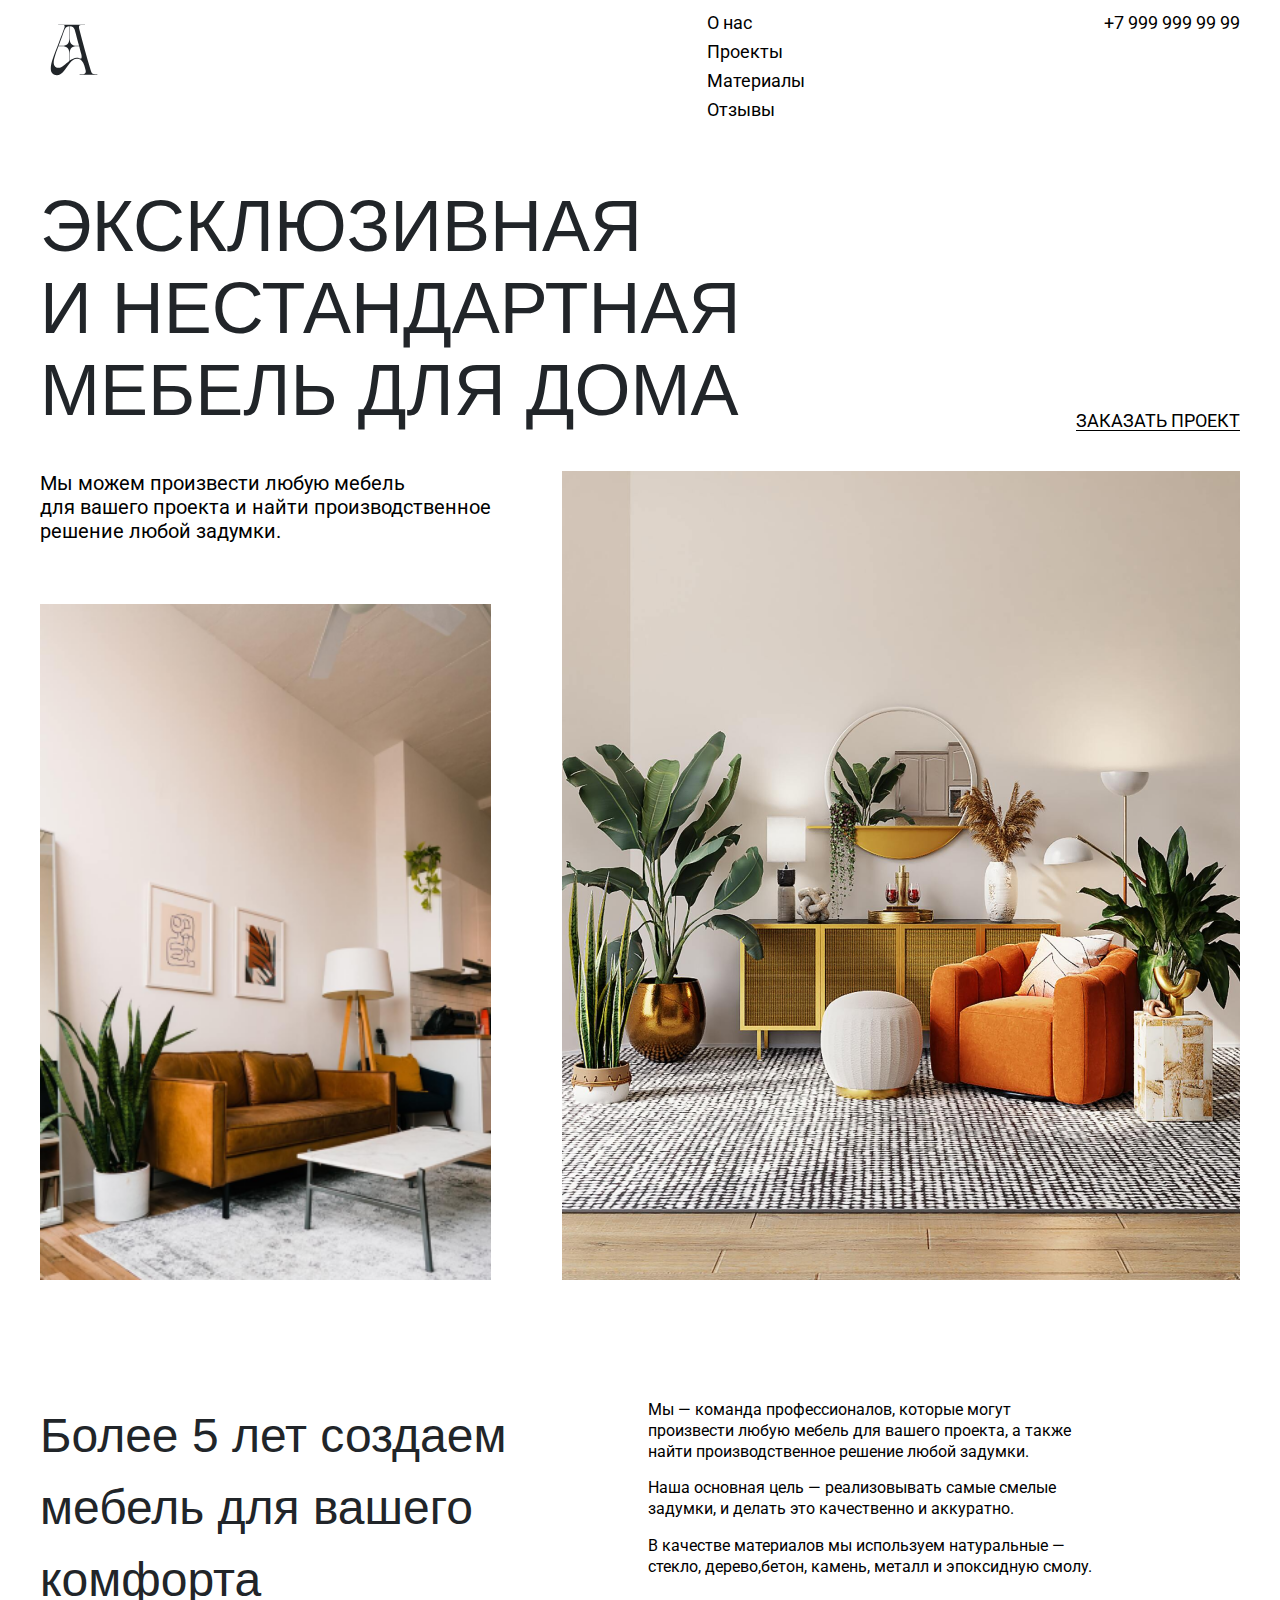
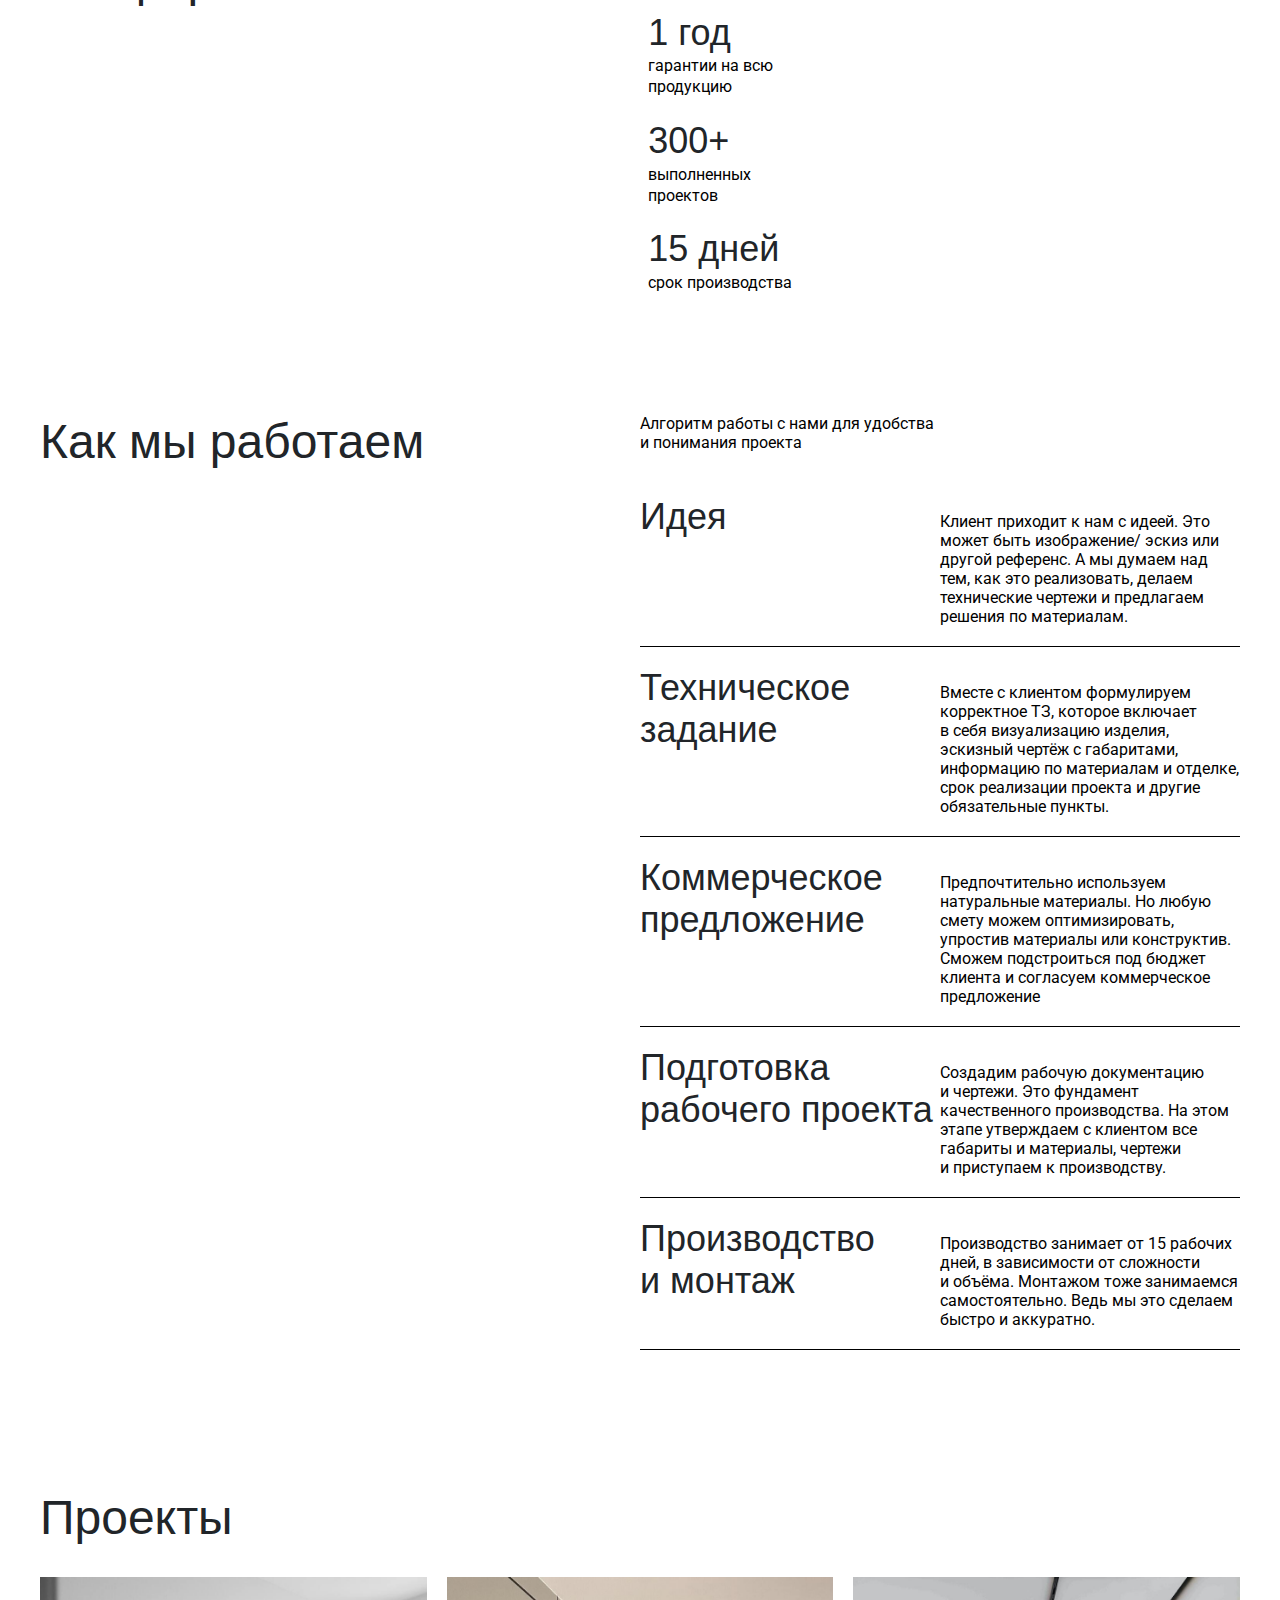
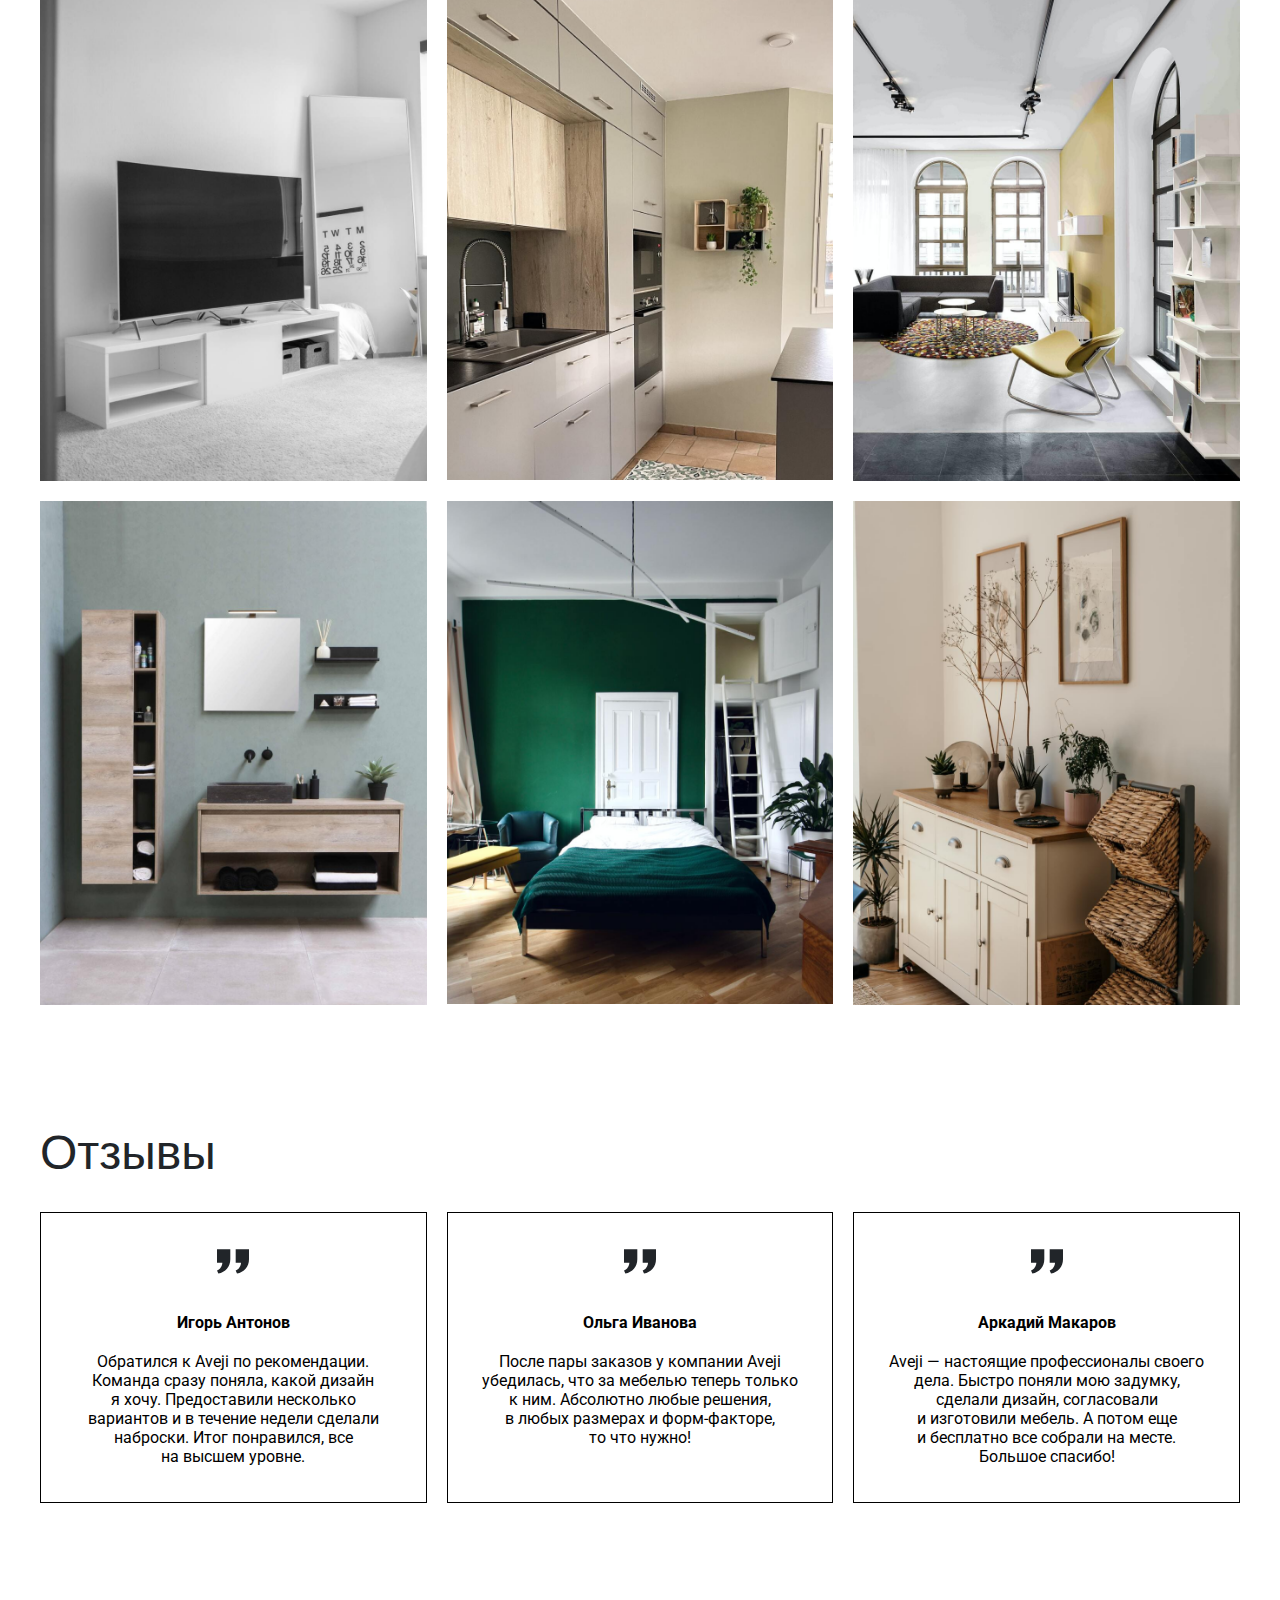
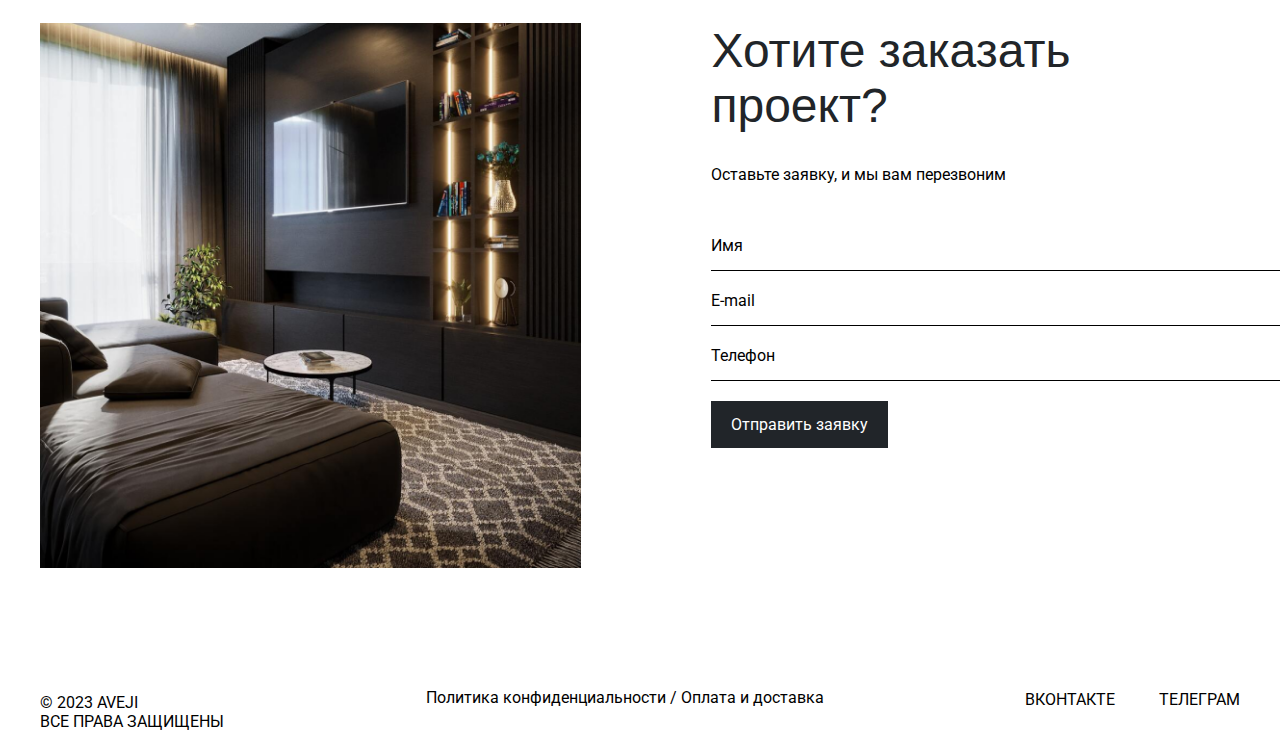
<file: aveji/index.html>
<!DOCTYPE html>
<html lang="en">
<head>
    <meta charset="UTF-8">
    <meta name="viewport" content="width=device-width, initial-scale=1.0">
    <title>Aveji</title>
    <link rel="stylesheet" href="style.css">
    <link href="https://fonts.googleapis.com/css2?family=Roboto:wght@300;400&display=swap" rel="stylesheet">
</head>
<body>
    <div class="wrapper">
        <header id="header">
            <div class="container">
                <nav class="desktop_nav">
                    <div class="logo">
                        <img src="img/logo.svg" alt="Aveji logo">
                    </div>
                    <ul class="menu desktop">
                        <li><a href="#about" class="menu_link">О нас</a></li>
                        <li><a href="#projects" class="menu_link">Проекты</a></li>
                        <li><a href="#header" class="menu_link">Материалы</a></li>
                        <li><a href="#responses" class="menu_link">Отзывы</a></li>
                    </ul>
                    <div class="contact desktop">
                        +7 999 999 99 99
                    </div>                
                </nav>
                <div class="burger-menu mobile">
                    <a href="" class="burger-menu_button">
                      <spun class="burger-menu_lines"></spun>
                    </a>
                    <nav class="burger-menu_nav">
                        <a href="#about" class="burger-menu_link">О нас</a>
                        <a href="#projects" class="burger-menu_link">Проекты</a>
                        <a href="#header" class="burger-menu_link">Материалы</a>
                        <a href="#responses" class="burger-menu_link">Отзывы</a>
                        <a href="#header" class="burger-menu_link">Вконтакте</a>
                        <a href="#header" class="burger-menu_link">Телеграм</a>
                    </nav>
                    <div class="burger-menu_overlay"></div>
                </div>
            </div>     
        </header>

        <main>
            <div class="container">
                <div class="desktop">
                    <div class="main_top">
                        <h1>ЭКСКЛЮЗИВНАЯ<br>И НЕСТАНДАРТНАЯ<br>МЕБЕЛЬ ДЛЯ ДОМА</h1>
                        <a class="main_btn" href="#contact">ЗАКАЗАТЬ ПРОЕКТ</a>
                    </div>
                    <div class="main_bottom">
                        <div class="main_bottom_left">
                            <p>Мы можем произвести любую мебель<br>для вашего проекта и найти производственное<br>решение любой задумки.</p>
                            <div class="main_image">
                                <img src="img/mainLeft.png" alt="main image">
                            </div>
                        </div>
                        <div class="main_image">
                            <img src="img/mainRight.png" alt="main image">
                        </div>
                    </div>                                      
                </div>
                <div class="mobile">
                    <h1>ЭКСКЛЮЗИВНАЯ<br>И НЕСТАНДАРТНАЯ<br>МЕБЕЛЬ ДЛЯ ДОМА</h1>
                    <p>Мы можем произвести любую мебель<br>для вашего проекта и найти производственное<br>решение любой задумки.</p>
                    <a class="main_btn" href="#contact">ЗАКАЗАТЬ ПРОЕКТ</a>
                    <div class="main_image">
                        <img src="img/main.png" alt="main image">
                    </div>
                </div>  
            </div>
        </main>

        <div class="about" id="about">
            <div class="container">
                <h2 class="mobile">О компании</h2>
                <h2 class="desktop">Более 5 лет создаем<br>мебель для вашего<br>комфорта</h2>
                <div class="about_info">
                    <div class="about_text">
                        <p>Мы — команда профессионалов, которые могут произвести любую мебель для вашего проекта, а также найти производственное решение любой задумки.</p>
                        <p>Наша основная цель — реализовывать самые смелые задумки, и делать это качественно и аккуратно.</p>
                        <p>В качестве материалов мы используем натуральные — стекло, дерево,бетон, камень, металл и эпоксидную смолу.</p>
                    </div>
                    <div class="about_point">
                        <div class="about_point_item">
                            <h3>1 год</h3>
                            <p>гарантии на всю<br>продукцию</p>
                        </div>
                        <div class="about_point_item">
                            <h3>300+</h3>
                            <p>выполненных<br>проектов</p>
                        </div>
                        <div class="about_point_item">
                            <h3>15 дней</h3>
                            <p>срок производства</p>
                        </div>
                    </div>
                </div>
            </div> 
        </div>

        <div class="steps">
            <div class="container">
                <h2>Как мы работаем</h2>
                <div class="steps_right">
                    <div class="steps_info">Алгоритм работы с нами для удобства<br>и понимания проекта</div>
                    <div class="steps_items">
                        <div class="steps_item">
                            <h3>Идея</h3>
                            <p>Клиент приходит к нам с идеей. Это может быть изображение/ эскиз или другой референс. А мы думаем над тем, как это реализовать, делаем технические чертежи и предлагаем решения по материалам.</p>
                        </div>
                        <div class="steps_item">
                            <h3>Техническое задание</h3>
                            <p>Вместе с клиентом формулируем корректное ТЗ, которое включает в себя визуализацию изделия, эскизный чертёж с габаритами, информацию по материалам и отделке, срок реализации проекта и другие обязательные пункты.</p>
                        </div>
                        <div class="steps_item">
                            <h3>Коммерческое предложение</h3>
                            <p>Предпочтительно используем натуральные материалы. Но любую смету можем оптимизировать, упростив материалы или конструктив. Сможем подстроиться под бюджет клиента и согласуем коммерческое предложение</p>
                        </div>
                        <div class="steps_item">
                            <h3>Подготовка рабочего проекта</h3>
                            <p>Создадим рабочую документацию и чертежи. Это фундамент качественного производства. На этом этапе утверждаем с клиентом все габариты и материалы, чертежи и приступаем к производству.</p>
                        </div>
                        <div class="steps_item">
                            <h3>Производство и монтаж</h3>
                            <p>Производство занимает от 15 рабочих дней, в зависимости от сложности и объёма. Монтажом тоже занимаемся самостоятельно. Ведь мы это сделаем быстро и аккуратно.</p>
                        </div>
                    </div>
                </div>
              
            </div>      
        </div>

        <div class="projects" id="projects">
            <div class="container">
                <h2>Проекты</h2>
                <div class="projects_info">
                    <div class="projects_info_item">
                        <img src="img/project1.png" alt="Project example">
                        <div class="project_name">
                            Тумба под телевизор
                            <a href="#header"><img src="img/arrow.svg" alt="link"></a>
                        </div>
                    </div>
                    <div class="projects_info_item">
                        <img src="img/project2.png" alt="Project example">
                        <div class="project_name">
                            Кухонный гарнитур
                            <a href="#header"><img src="img/arrow.svg" alt="link"></a>
                        </div>
                    </div>
                    <div class="projects_info_item">
                        <img src="img/project3.png" alt="Project example">
                        <div class="project_name">
                            Мебель в гостиную
                            <a href="#header"><img src="img/arrow.svg" alt="link"></a>
                        </div>
                    </div>
                    <div class="projects_info_item">
                        <img src="img/project4.png" alt="Project example">
                        <div class="project_name">
                            Ванная комната
                            <a href="#header"><img src="img/arrow.svg" alt="link"></a>
                        </div>
                    </div>
                    <div class="projects_info_item desktop">
                        <img src="img/project5.png" alt="Project example">
                        <div class="project_name">
                            Обустройство спальни
                            <a href="#header"><img src="img/arrow.svg" alt="link"></a>
                        </div>
                    </div>
                    <div class="projects_info_item desktop">
                        <img src="img/project6.png" alt="Project example">
                        <div class="project_name">
                            Комод в гостиную
                            <a href="#header"><img src="img/arrow.svg" alt="link"></a>
                        </div>
                    </div>
                </div>
            </div>
        </div>

        <div class="responses" id="responses">
            <div class="container">
                <h2>Отзывы</h2>
                <div class="responses_items">
                    <div class="responses_item">
                        <div class="responses_item_icon">
                            <img src="img/icon.svg" alt="Icon">
                        </div>
                        <div class="responses_item_user">
                            Игорь Антонов
                        </div>
                        <div class="responses_item_text">
                            Обратился к Aveji по рекомендации. Команда сразу поняла, какой дизайн я хочу. Предоставили несколько вариантов и в течение недели сделали наброски. Итог понравился, все на высшем уровне.
                        </div>
                    </div>
                    <div class="responses_item">
                        <div class="responses_item_icon">
                            <img src="img/icon.svg" alt="Icon">
                        </div>
                        <div class="responses_item_user">
                            Ольга Иванова
                        </div>
                        <div class="responses_item_text">
                            После пары заказов у компании Aveji убедилась, что за мебелью теперь только к ним. Абсолютно любые решения, в любых размерах и форм-факторе, то что нужно!
                        </div>
                    </div>
                    <div class="responses_item">
                        <div class="responses_item_icon">
                            <img src="img/icon.svg" alt="Icon">
                        </div>
                        <div class="responses_item_user">
                            Аркадий Макаров
                        </div>
                        <div class="responses_item_text">
                            Aveji — настоящие профессионалы своего дела. Быстро поняли мою задумку, сделали дизайн, согласовали и изготовили мебель. А потом еще и бесплатно все собрали на месте. Большое спасибо!
                        </div>
                    </div>
                </div>
            </div>
        </div>

        <div class="contact" id="contact">
            <div class="container">
                <div class="contact_image desktop">
                    <img src="img/contact.png" alt="Image">
                </div>
                <div class="contact_form">
                    <h2>Хотите заказать проект?</h2>
                    <p>Оставьте заявку, и мы вам перезвоним</p>
                    <form action="#">
                        <div class="area_text">
                            <label for="name" class="contact__label">Имя</label><br>
                            <input type="text" class="contact__input" name="name"><br>
                        </div>
                        <div class="area_text">
                            <label for="email" class="contact__label">E-mail</label><br>
                            <input type="email" class="contact__input" name="email"><br>
                        </div>
                        <div class="area_text">
                            <label for="phone" class="contact__label">Телефон</label><br>
                            <input type="phone" class="contact__input" name="phone"><br>
                        </div>
                        
                        <button type="submit" class="contact__btn">Отправить заявку</button>
                    </form>
                </div>             
            </div>
        </div>
    </div>
    <footer>
        <div class="container">
            <nav>
                <div class="nav_links">
                    <a href="#header" class="menu_link">ВКОНТАКТЕ</a>
                    <a href="#header" class="menu_link">ТЕЛЕГРАМ</a>
                </div>
                <div class="nav_rules">
                    <a href="#header" class="menu_link">Политика конфиденциальности</a>
                    <span class="desktop">/</span>
                    <a href="#header" class="menu_link">Оплата и доставка</a>
                </div>
                <div class="nav_rights">
                    &#169; 2023 AVEJI<br>ВСЕ ПРАВА ЗАЩИЩЕНЫ
                </div>
            </nav>
        </div>
    </footer>

    <script>
        function burgerMenu() {
            let menu = document.querySelector('.burger-menu');
            let buttonShow = menu.querySelector('.burger-menu_button');
            let buttonUnshow = menu.querySelector('.burger-menu_lines');
            let links = menu.querySelector('.burger-menu_link');
            let overlay = menu.querySelector('.burger-menu_overlay');
            let body = document.querySelector('body');
            
            buttonShow.addEventListener('click', (e) => {
                e.preventDefault();
                toggleMenu();
            });

            buttonUnshow.addEventListener('click', (e) => {
                e.preventDefault();
                toggleMenu();
            });
            
            links.addEventListener('click', () => toggleMenu());
            overlay.addEventListener('click', () => toggleMenu());
            
            function toggleMenu() {
                menu.classList.toggle('burger-menu_active');
                
                if (menu.classList.contains('burger-menu_active')) {
                    document.querySelector('body').style.overflow = 'hidden';
                } else {
                    document.querySelector('body').style.overflow = 'hidden';
                }
            }
        }

        burgerMenu();

        formInputs = document.querySelectorAll('.contact__input');
        formLabels = document.querySelectorAll('.contact__label');
        formInputs.forEach(el => el.addEventListener('click', () => { 
            el.parentNode.querySelector('.contact__label').classList.add('labelUp');
        }));

        window.addEventListener('click', e => {
            const t = e.target;
            if (!t.classList.contains('contact__input')) {
                formLabels.forEach(el => {
                    console.log(el);
                    if (el.classList.contains('labelUp')) {
                        el.classList.remove('labelUp');
                    }
                })
            }
        });

    </script>
</body>
</html>
</file>
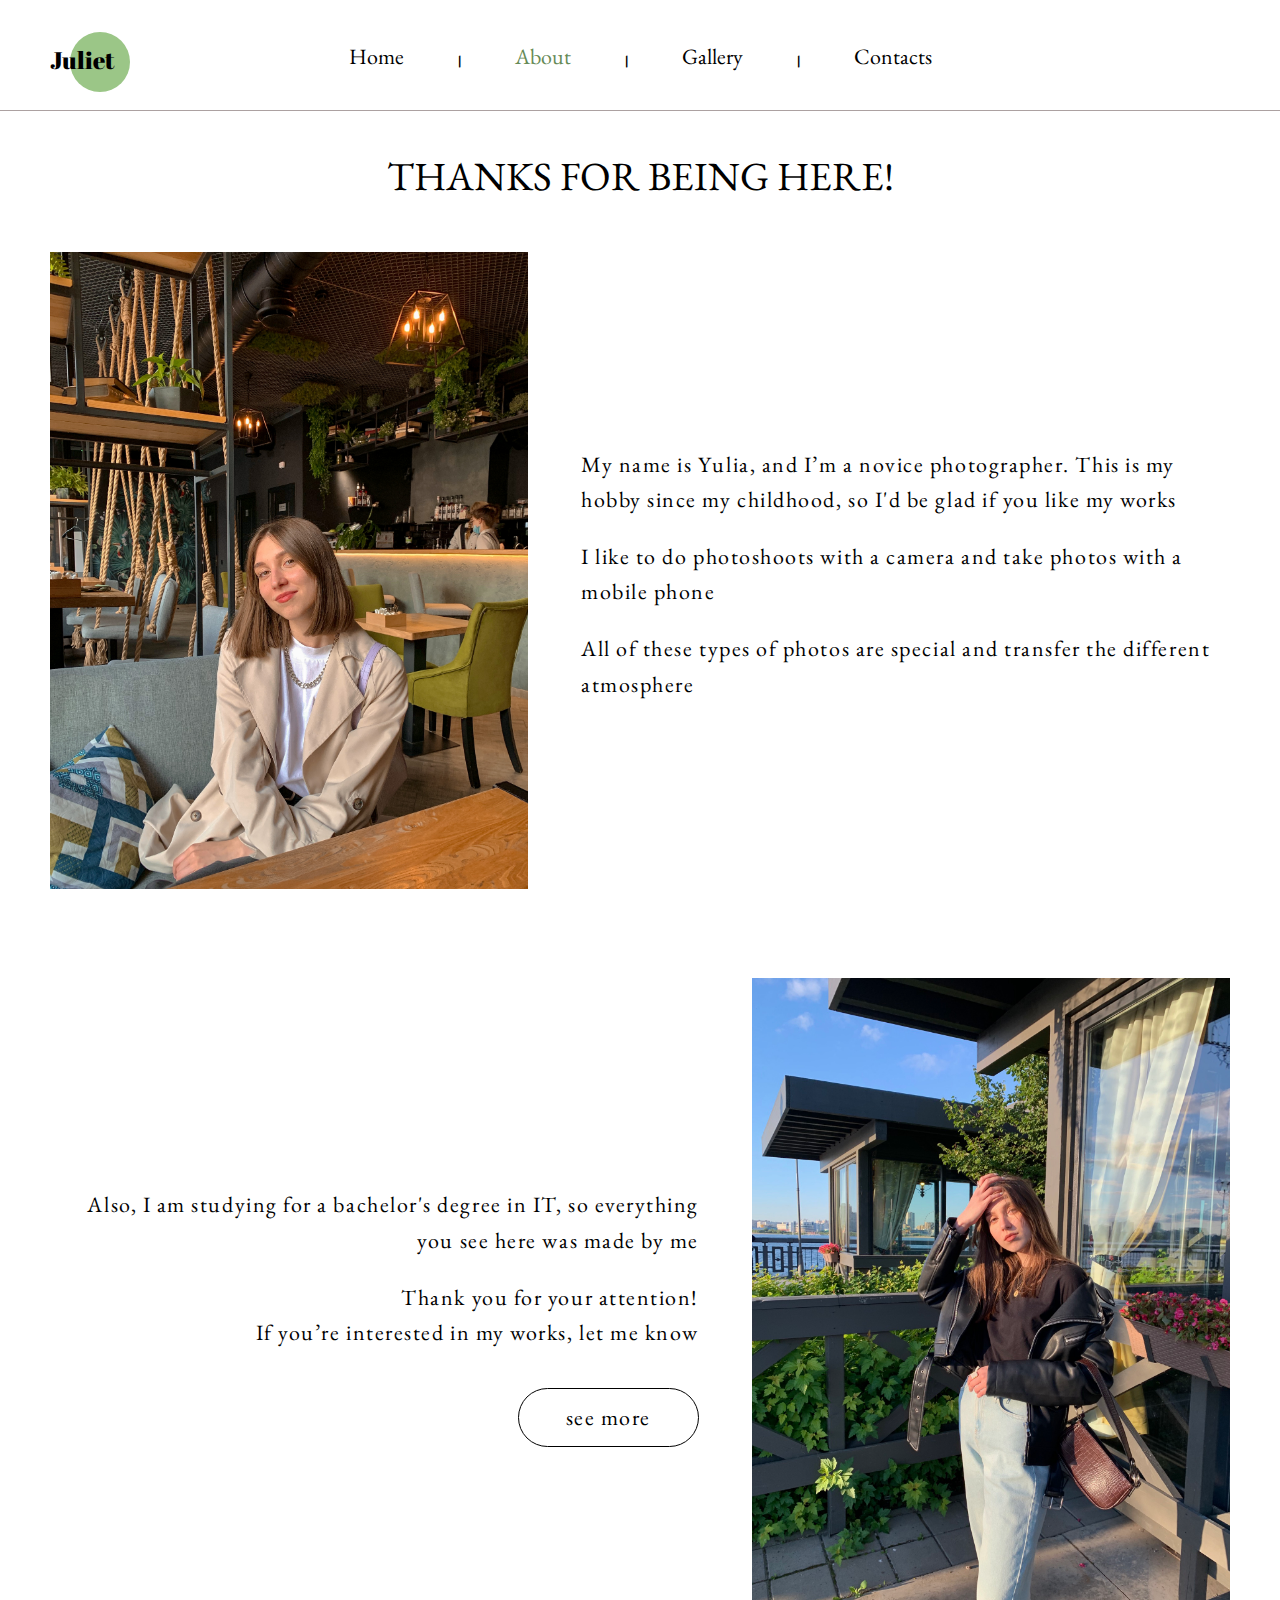
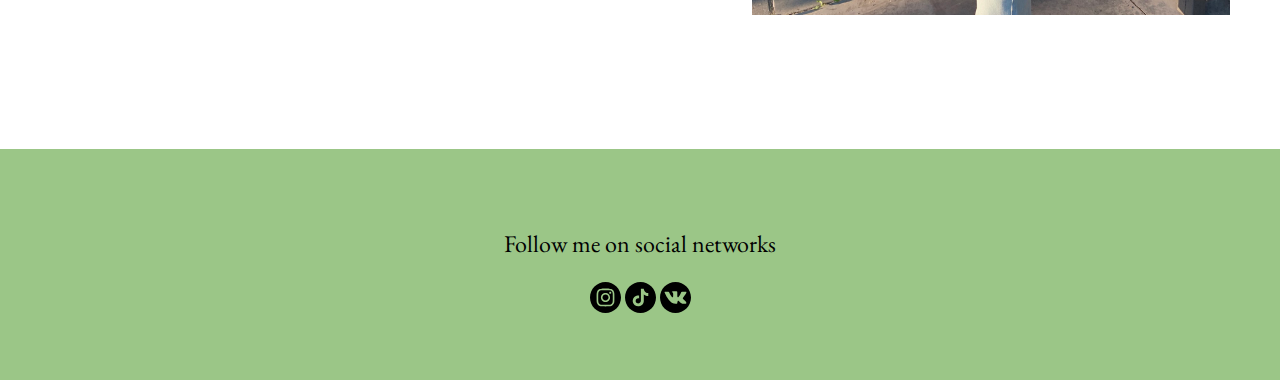
<file: photographer/about.html>
<!DOCTYPE html>
<html lang="ru">
<head>
    <meta charset="UTF-8">
    <meta name="viewport" content="width=device-width, initial-scale=1, shrink-to-fit=no">
    <link rel="stylesheet" href="https://fonts.googleapis.com/css2?family=Abril+Fatface&family=EB+Garamond:wght@400;800&display=swap" rel="stylesheet">
    <link rel="stylesheet" href="style.css">
    <script src="js/main.js"></script>
    <title>Juliet</title>
</head>
<body>
    <header id="header" class="header">
        <div class="container head">
            <div class="head_wrapper">
                <div class="desktop">
                    <div class="logo start">
                        <div class="logotype">
                            <p class="logo_text">
                                Juliet
                            </p>
                        </div>
                        <div class="logofig">
                        </div>          
                    </div>      
                    <div class="menu" id="menu">
                        <ul class="list">
                            <li class="list_item">
                                <a href="index.html" class="item">
                                    Home
                                </a>
                            </li>   
                            <li class="list_item">
                                <p class="line">
                                    |
                                </p>        
                            </li>           
                            <li class="list_item">
                                <a href="about.html" class="item current">
                                    About
                                </a>
                            </li>           
                            <li class="list_item">
                                <p class="line">
                                    |
                                </p>
                            </li>
                            <li class="list_item gallery">
                                <div class="item_gallery">
                                    <a href="#" class="item">
                                        Gallery
                                    </a>
                                </div>
                                <ul class="dropmenu">
                                    <li class="drop_item">
                                        <a href="mobile.html" class="drop">
                                            Mobile
                                        </a>
                                    </li>
                                    <li class="drop_item">
                                        <a href="camera.html" class="drop">
                                            Camera
                                        </a>
                                    </li>
                                </ul>
                            </li>
                            <li class="list_item">
                                <p class="line">
                                    |
                                </p>
                            </li>           
                            <li class="list_item">
                                <a href="contacts.html" class="item">
                                    Contacts
                                </a>
                            </li>   
                        </ul>
                    </div>  
                    <div class="logo end">
                        <div class="logotype">
                            <p class="logo_text">
                                Juliet
                            </p>
                        </div>
                        <div class="logofig">
                        </div>  
                    </div>
                    <div class="menu_btn">
                        <a onclick="Menu()" class="menu_a">
                            <img src="images/menu.svg" alt="menu" class="menu_img" id="menu_img">
                        </a>
                    </div>
                </div>
                <div class="mob_menu" id="mob_menu">
                    <ul class="mob_list">
                        <li class="mob_list_item">
                            <a href="index.html" class="item">
                                Home
                            </a>
                        </li>               
                        <li class="mob_list_item">
                            <a href="about.html" class="item current">
                                About
                            </a>
                        </li>                       
                        <li class="mob_list_item">
                            <a href="contacts.html" class="item">
                                Contacts
                            </a>
                        </li>   
                        <li class="mob_list_item gallery">
                            <div class="gallery_dm">
                                <div class="item_gallery">
                                    <a onclick="DropMenu()" class="item">
                                        Gallery
                                    </a>
                                </div>                  
                                <div class="dm_img">
                                    <a onclick="DropMenu()" class="dm_a">
                                        <img src="images/arrow.svg" alt="arrow" class="arrow" id="dm_arrow">
                                    </a>        
                                </div>
                            </div>
                            <div class="mob_dropmenu" id="mob_dropmenu">
                                <ul class="mob_dm">
                                    <li class="mob_drop_item">
                                        <a href="mobile.html" class="mob_drop" id="mob_drop">
                                            Mobile
                                        </a>
                                    </li>
                                    <li class="mob_drop_item">
                                        <a href="camera.html" class="mob_drop" id="mob_drop">
                                            Camera
                                        </a>
                                    </li>
                                </ul>
                            </div>
                        </li>
                    </ul>
                </div>
            </div>  
        </div>      
    </header>
    <section class="info_wrapper" id="info">
        <div class="container">
            <div class="about">
                <h2 class="title_me">
                    Thanks for being here!
                </h2>
                <div class="up_info">
                    <div class="me_img">
                        <a href="https://www.instagram.com/ytsmm/" class="social" target="_blank">
                            <img src="images/cafe.jpeg" alt="me" class="me">
                        </a>
                    </div>               
                    <div class="text photographer">
                        <p class="about_me">
                            My name is Yulia, and I’m a novice photographer. This is my hobby since my childhood, so I'd be glad if you like my works
                        </p>
                        <p class="about_me">
                            I like to do photoshoots with a camera and take photos with a mobile phone
                        </p>
                        <p class="about_me">
                            All of these types of photos are special and transfer the different atmosphere
                        </p>
                    </div>
                </div>
                <div class="down_info">
                    <div class="text education">
                        <p class="about_me">
                            Also, I am studying for a bachelor's degree in IT, so everything you see here was made by me
                        </p>
                        <p class="about_me">
                            Thank you for your attention!<br>If you’re interested in my works, let me know
                        </p>
                        <div class="button btn_about">
                            <a href="mobile.html" class="btn sm">
                                see more
                            </a>  
                        </div>
                    </div>
                    <div class="me_img kazan mob_un">
                        <a href="https://www.instagram.com/ytsmm/" class="social" target="_blank">
                            <img src="images/kazan.jpeg" alt="me" class="me"> 
                        </a>
                    </div>                        
                </div>
            </div>
        </div>
    </section>
    <footer class ="footer">
        <div class="container">
            <p class="down">
                Follow me on social networks
            </p>
            <div class="socials">
                <a href="https://www.instagram.com/ytsmm/" class="social" target="_blank">
                    <img src="images/ig.svg" alt="ig" id="sn">
                </a>
                <a href="https://www.tiktok.com/@ytsmm" class="social" target="_blank">
                    <img src="images/tt.svg" alt="tt" id="sn">
                </a>
                <a href="https://vk.com/ytsmm" class="social" target="_blank">
                    <img src="images/vk.svg" alt="vk" id="sn">
                </a>
                
            </div>
        </div>  
    </footer>
</file>
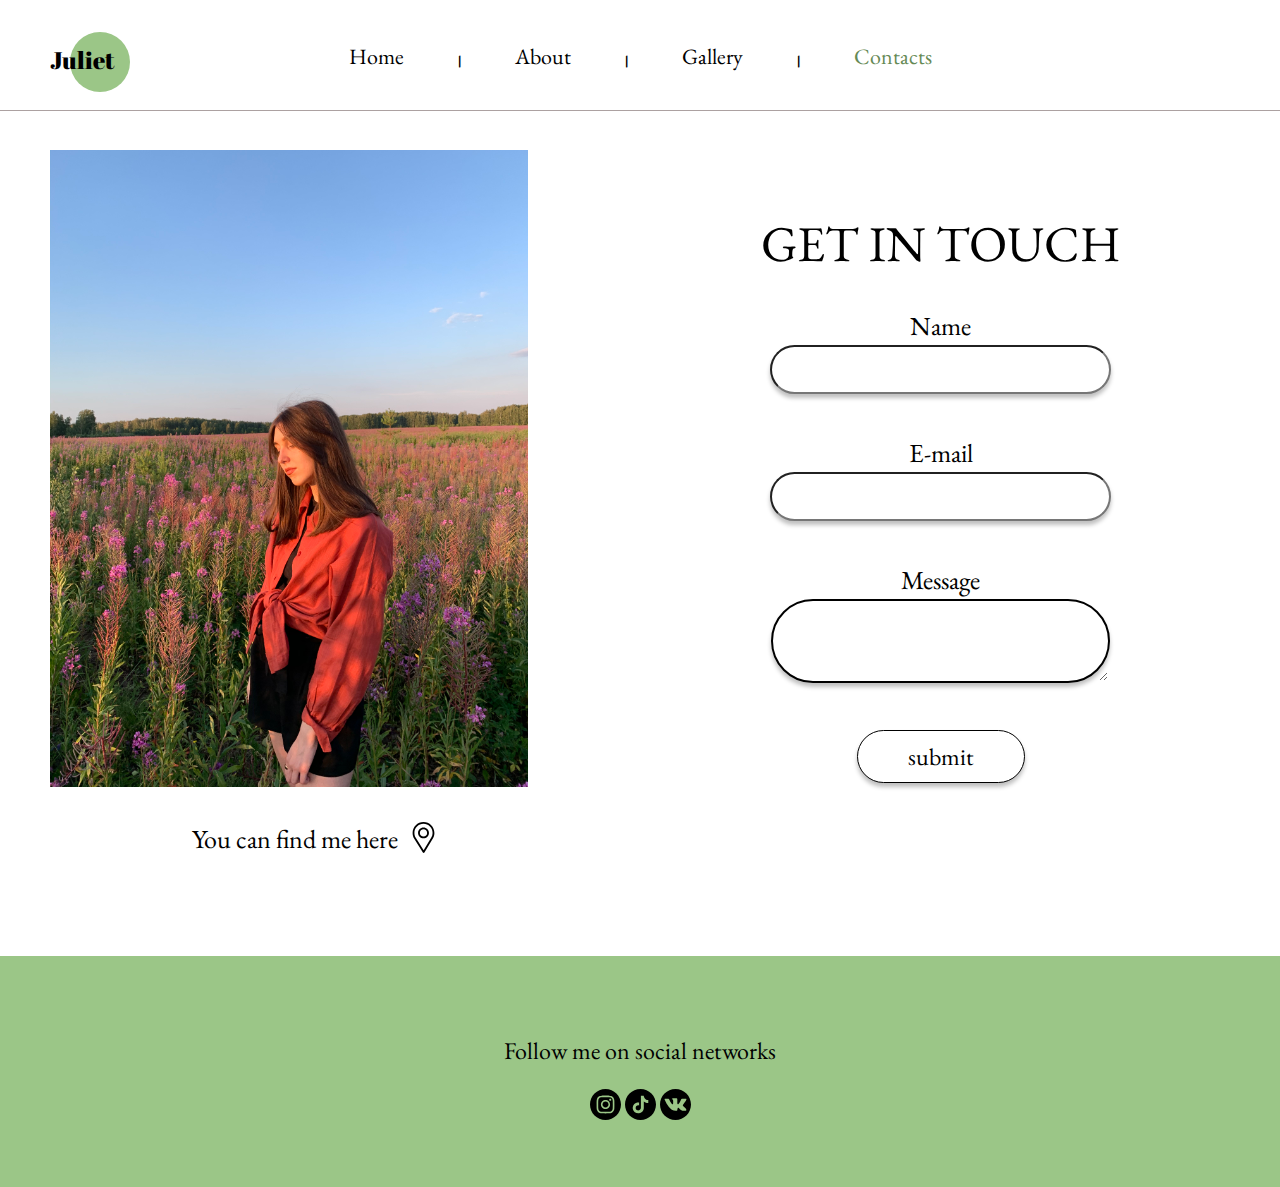
<file: photographer/contacts.html>
<!DOCTYPE html>
<html lang="ru">
<head>
    <meta charset="UTF-8">
    <meta name="viewport" content="width=device-width, initial-scale=1, shrink-to-fit=no">
    <link rel="stylesheet" href="https://fonts.googleapis.com/css2?family=Abril+Fatface&family=EB+Garamond:wght@400;800&display=swap" rel="stylesheet">
    <link rel="stylesheet" href="style.css">
    <script src="js/main.js"></script>
    <title>Juliet</title>
</head>
<body>
    <header id="header" class="header">
        <div class="container head">
            <div class="head_wrapper">
                <div class="desktop">
                    <div class="logo start">
                        <div class="logotype">
                            <p class="logo_text">
                                Juliet
                            </p>
                        </div>
                        <div class="logofig">
                        </div>          
                    </div>      
                    <div class="menu" id="menu">
                        <ul class="list">
                            <li class="list_item">
                                <a href="index.html" class="item">
                                    Home
                                </a>
                            </li>   
                            <li class="list_item">
                                <p class="line">
                                    |
                                </p>        
                            </li>           
                            <li class="list_item">
                                <a href="about.html" class="item">
                                    About
                                </a>
                            </li>           
                            <li class="list_item">
                                <p class="line">
                                    |
                                </p>
                            </li>
                            <li class="list_item gallery">
                                <div class="item_gallery">
                                    <a href="#" class="item">
                                        Gallery
                                    </a>
                                </div>
                                <ul class="dropmenu">
                                    <li class="drop_item">
                                        <a href="mobile.html" class="drop">
                                            Mobile
                                        </a>
                                    </li>
                                    <li class="drop_item">
                                        <a href="camera.html" class="drop">
                                            Camera
                                        </a>
                                    </li>
                                </ul>
                            </li>
                            <li class="list_item">
                                <p class="line">
                                    |
                                </p>
                            </li>           
                            <li class="list_item">
                                <a href="contacts.html" class="item current">
                                    Contacts
                                </a>
                            </li>   
                        </ul>
                    </div>  
                    <div class="logo end">
                        <div class="logotype">
                            <p class="logo_text">
                                Juliet
                            </p>
                        </div>
                        <div class="logofig">
                        </div>  
                    </div>
                    <div class="menu_btn">
                        <a onclick="Menu()" class="menu_a">
                            <img src="images/menu.svg" alt="menu" class="menu_img" id="menu_img">
                        </a>
                    </div>
                </div>
                <div class="mob_menu" id="mob_menu">
                    <ul class="mob_list">
                        <li class="mob_list_item">
                            <a href="index.html" class="item">
                                Home
                            </a>
                        </li>               
                        <li class="mob_list_item">
                            <a href="about.html" class="item">
                                About
                            </a>
                        </li>                       
                        <li class="mob_list_item">
                            <a href="contacts.html" class="item current">
                                Contacts
                            </a>
                        </li>   
                        <li class="mob_list_item gallery">
                            <div class="gallery_dm">
                                <div class="item_gallery">
                                    <a onclick="DropMenu()" class="item">
                                        Gallery
                                    </a>
                                </div>                  
                                <div class="dm_img">
                                    <a onclick="DropMenu()" class="dm_a">
                                        <img src="images/arrow.svg" alt="arrow" class="arrow" id="dm_arrow">
                                    </a>        
                                </div>
                            </div>
                            <div class="mob_dropmenu" id="mob_dropmenu">
                                <ul class="mob_dm">
                                    <li class="mob_drop_item">
                                        <a href="mobile.html" class="mob_drop" id="mob_drop">
                                            Mobile
                                        </a>
                                    </li>
                                    <li class="mob_drop_item">
                                        <a href="camera.html" class="mob_drop" id="mob_drop">
                                            Camera
                                        </a>
                                    </li>
                                </ul>
                            </div>
                        </li>
                    </ul>
                </div>
            </div>  
        </div>      
    </header>
    <section class="info_wrapper" id="info">
        <div class="container contact">
            <div class="left">
                <div class="cont_me">
                    <a href="https://www.instagram.com/ytsmm/" class="social" target="_blank">
                    <img src="images/flower.jpeg" alt="me" class="me">
                    </a> 
                </div>                  
                <div class="location">
                    <div class="map">
                        <p class="place">
                            You can find me here
                        </p>
                    </div>
                    <div class="im_map">
                        <a href="https://www.google.com/maps/place/%D0%AE%D0%A3%D1%80%D0%93%D0%A3+3%D0%91+%D0%BA%D0%BE%D1%80%D0%BF%D1%83%D1%81/@55.1567806,61.3776839,15z/data=!4m9!1m2!2m1!1z0Y7Rg9GA0LPRgw!3m5!1s0x43c592c083abaccf:0x210093695fdfafa7!8m2!3d55.1590765!4d61.36494!15sCgrRjtGD0YDQs9GDkgEKdW5pdmVyc2l0eQ?hl=ru" class="a_map" target="_blank">
                            <img src="images/placeholder.svg" id="map">
                        </a>
                    </div>
                </div>    
            </div>
            <div class="right">
                <h1 class="git">
                    get in touch
                </h1>
                <form action="send.php" method="POST" target="_blank">
                    <p class="form_text">
                        Name
                    </p>
                    <input type="text" name="name"required class="form_cell">
                    <p class="form_text">
                        E-mail
                    </p>
                    <input type="email" name="email" required class="form_cell">
                    <p class="form_text">
                        Message
                    </p>
                    <textarea name="message" required class="form_cell mes"></textarea>
                </form>
                <div class="form_button">
                    <input type="submit" class="btn form_btn" value="submit"></button>
                </div>          
            </div>
        </div>
        <div class="mob_down">
                <div class="img_cont">
                    <img src="images/det0.jpeg" alt="guys" class="img_cont">
                </div>
                <div class="location">
                    <div class="map">
                        <p class="place">
                            You can find me here
                        </p>
                    </div>
                    <div class="im_map">
                        <a href="https://www.google.com/maps/place/%D0%AE%D0%A3%D1%80%D0%93%D0%A3+3%D0%91+%D0%BA%D0%BE%D1%80%D0%BF%D1%83%D1%81/@55.1567806,61.3776839,15z/data=!4m9!1m2!2m1!1z0Y7Rg9GA0LPRgw!3m5!1s0x43c592c083abaccf:0x210093695fdfafa7!8m2!3d55.1590765!4d61.36494!15sCgrRjtGD0YDQs9GDkgEKdW5pdmVyc2l0eQ?hl=ru" class="a_map" target="_blank">
                            <img src="images/placeholder.svg" id="map">
                        </a>
                    </div>
                </div>
            </div>
        
    </section>
    <footer class ="footer">
        <div class="container">
            <p class="down">
                Follow me on social networks
            </p>
            <div class="socials">
                <a href="https://www.instagram.com/ytsmm/" class="social" target="_blank">
                    <img src="images/ig.svg" alt="ig" id="sn">
                </a>
                <a href="https://www.tiktok.com/@ytsmm" class="social" target="_blank">
                    <img src="images/tt.svg" alt="tt" id="sn">
                </a>
                <a href="https://vk.com/ytsmm" class="social" target="_blank">
                    <img src="images/vk.svg" alt="vk" id="sn">
                </a>
                
            </div>
        </div>  
    </footer>
</file>
<file: aveji/style.css>
* {
  margin: 0;
  padding: 0;
}

html {
  scroll-behavior: smooth;
}

body {
  font-family: 'Roboto', sans-serif;
  font-weight: 400;
}

a {
  text-decoration: none;
  color: #000;
  position: relative;
}

h1, h2, h3 {
  font-family: 'Helvetica', sans-serif;
  src: url(fonts/helvetica_regular.otf);
  color: #212529;
  font-weight: 400;
}

h1 {
  font-size: 32px;
}

h2 {
  font-size: 28px;
  margin-bottom: 20px;
}

@media (min-width: 1024px) {
  h2 {
    font-size: 48px;
    margin-bottom: 32px;
  }
}

h3 {
  font-size: 24px;
}

@media (min-width: 1024px) {
  h3 {
    font-size: 36px;
  }
}

img {
  display: block;
  width: 100%;
  -o-object-fit: contain;
     object-fit: contain;
}

.menu_link::before {
  content: '';
  position: absolute;
  left: 0;
  bottom: 0;
  width: 0;
  height: 1px;
  background-color: #000;
}

.menu_link:hover:before {
  width: 100%;
}

.menu_link::before {
  -webkit-transition: width 0.2s;
  transition: width 0.2s;
}

.hidden {
  visibility: hidden;
  display: none;
}

.container {
  width: 1400px;
  margin: 0 auto;
  padding: 0 8px;
}

@media (max-width: 1400px) {
  .container {
    width: 1200px;
  }
}

@media (max-width: 1200px) {
  .container {
    width: 992px;
  }
}

@media (max-width: 1024px) {
  .container {
    width: 768px;
  }
}

@media (max-width: 800px) {
  .container {
    width: 576px;
  }
}

@media (max-width: 576px) {
  .container {
    width: 100%;
  }
}

.desktop {
  display: none;
}

@media (min-width: 1024px) {
  .desktop {
    display: block;
  }
}

@media (min-width: 1024px) {
  .mobile {
    display: none;
  }
}

header {
  margin: 16px 0 20px;
}

header .desktop_nav {
  display: -webkit-box;
  display: -ms-flexbox;
  display: flex;
  -webkit-box-pack: justify;
      -ms-flex-pack: justify;
          justify-content: space-between;
  -webkit-box-align: center;
      -ms-flex-align: center;
          align-items: center;
  font-size: 18px;
}

header .desktop_nav .logo {
  -webkit-box-flex: 4;
      -ms-flex-positive: 4;
          flex-grow: 4;
}

header .desktop_nav .logo img {
  width: 40px;
}

@media (min-width: 1024px) {
  header .desktop_nav .logo img {
    width: 70px;
  }
}

header .desktop_nav ul {
  -webkit-box-flex: 1;
      -ms-flex-positive: 1;
          flex-grow: 1;
  list-style-type: none;
}

header .desktop_nav .contact {
  -webkit-box-flex: 1;
      -ms-flex-positive: 1;
          flex-grow: 1;
  text-align: right;
}

header .desktop_nav li:not(:last-child) {
  margin-bottom: 8px;
}

@media (min-width: 1024px) {
  header .desktop_nav {
    -webkit-box-align: start;
        -ms-flex-align: start;
            align-items: start;
  }
}

@media (min-width: 1024px) {
  header {
    margin-bottom: 48px;
    margin: 12px 0 32px;
  }
}

.burger_nav {
  position: absolute;
  z-index: 2;
  background: #ECECEC;
  height: 100vh;
  top: 0;
  left: 60vw;
  width: 40vw;
  font-family: Helvetica, sans-serif;
  font-size: 24px;
  padding: 0 20px;
  display: -webkit-box;
  display: -ms-flexbox;
  display: flex;
  -webkit-box-orient: vertical;
  -webkit-box-direction: normal;
      -ms-flex-direction: column;
          flex-direction: column;
  padding: 20px 20px;
}

.burger_btn {
  background: none;
  border: none;
  float: right;
  width: 30px;
  margin-bottom: 40px;
  -ms-flex-item-align: end;
      align-self: flex-end;
}

.burger_btn img {
  color: black;
}

.burger_nav li:not(:last-child) {
  margin-bottom: 20px;
}

main, .about, .steps, .projects, .responses, .contact {
  margin-bottom: 48px;
}

@media (min-width: 1024px) {
  main, .about, .steps, .projects, .responses, .contact {
    margin-bottom: 120px;
  }
}

main h1 {
  font-size: 32px;
}

@media (min-width: 1024px) {
  main h1 {
    font-size: 72px;
  }
}

main p {
  margin: 20px 0 24px;
  font-size: 16px;
}

@media (min-width: 1024px) {
  main p {
    font-size: 20px;
    margin: 0;
  }
}

main .main_top {
  display: -webkit-box;
  display: -ms-flexbox;
  display: flex;
  -webkit-box-align: end;
      -ms-flex-align: end;
          align-items: end;
  -webkit-box-pack: justify;
      -ms-flex-pack: justify;
          justify-content: space-between;
  margin-bottom: 40px;
}

main .main_bottom {
  display: -webkit-box;
  display: -ms-flexbox;
  display: flex;
  -webkit-box-pack: justify;
      -ms-flex-pack: justify;
          justify-content: space-between;
}

main .main_bottom_left {
  display: -webkit-box;
  display: -ms-flexbox;
  display: flex;
  -webkit-box-orient: vertical;
  -webkit-box-direction: normal;
      -ms-flex-direction: column;
          flex-direction: column;
  -webkit-box-pack: justify;
      -ms-flex-pack: justify;
          justify-content: space-between;
}

.main_btn {
  position: relative;
  text-decoration: none;
  margin-bottom: 26px;
  font-size: 18px;
  -webkit-transition: color 0.2s linear;
  transition: color 0.2s linear;
}

@media (min-width: 1024px) {
  .main_btn {
    margin-bottom: 0;
  }
}

.main_btn:hover {
  color: #DDD7C0;
}

.main_btn::before {
  content: '';
  position: absolute;
  left: 0;
  bottom: 0;
  width: 100%;
  height: 1px;
  background-color: #000;
}

.main_btn:hover:before {
  width: 0;
  background-color: #DDD7C0;
}

.main_btn::before {
  -webkit-transition: width 0.2s;
  transition: width 0.2s;
}

.main_image {
  -o-object-fit: contain;
     object-fit: contain;
}

@media (min-width: 1024px) {
  .about h2 {
    -webkit-box-flex: 1;
        -ms-flex-positive: 1;
            flex-grow: 1;
    line-height: 1.5em;
  }
}

.about h3 {
  line-height: 1.3em;
}

.about p:not(:last-child) {
  margin-bottom: 16px;
}

.about_text {
  margin-bottom: 32px;
  font-size: 16px;
}

@media (min-width: 1024px) {
  .about_text {
    width: 450px;
  }
}

.about_point_item:not(:last-child) {
  margin-bottom: 20px;
}

@media (min-width: 1024px) {
  .about .container {
    display: -webkit-box;
    display: -ms-flexbox;
    display: flex;
    -webkit-box-pack: justify;
        -ms-flex-pack: justify;
            justify-content: space-between;
  }
}

@media (min-width: 1024px) {
  .about_info {
    -webkit-box-flex: 1;
        -ms-flex-positive: 1;
            flex-grow: 1;
    line-height: 1.3em;
  }
}

.steps_info {
  margin-bottom: 28px;
}

@media (min-width: 1024px) {
  .steps_info {
    margin-bottom: 0;
  }
}

.steps p {
  margin: 16px 0 20px;
}

.steps_item {
  border-bottom: 1px solid black;
  margin-bottom: 20px;
}

@media (min-width: 1024px) {
  .steps .container {
    display: -webkit-box;
    display: -ms-flexbox;
    display: flex;
    -webkit-box-pack: justify;
        -ms-flex-pack: justify;
            justify-content: space-between;
  }
  .steps .steps_right {
    width: 50%;
  }
  .steps_item {
    display: -webkit-box;
    display: -ms-flexbox;
    display: flex;
    -webkit-box-pack: justify;
        -ms-flex-pack: justify;
            justify-content: space-between;
  }
  .steps p, .steps h3 {
    width: 50%;
  }
  .steps_info {
    margin-bottom: 44px;
  }
}

.projects_info {
  display: -ms-grid;
  display: grid;
  gap: 20px;
}

.projects_info_item {
  overflow: hidden;
  position: relative;
}

.projects_info_item img {
  width: 100%;
}

@media (min-width: 1024px) {
  .projects_info {
    display: -ms-grid;
    display: grid;
    gap: 20px;
    -ms-grid-columns: (1fr)[3];
        grid-template-columns: repeat(3, 1fr);
  }
  .projects_info_item:hover {
    cursor: pointer;
  }
  .projects_info_item .project_name {
    -webkit-animation-name: unshowProjectName;
            animation-name: unshowProjectName;
    -webkit-animation-duration: 0.2s;
            animation-duration: 0.2s;
    -webkit-animation-timing-function: ease-in;
            animation-timing-function: ease-in;
    -webkit-animation-fill-mode: both;
            animation-fill-mode: both;
  }
  .projects_info_item:hover .project_name {
    -webkit-animation-name: showProjectName;
            animation-name: showProjectName;
    -webkit-animation-duration: 0.2s;
            animation-duration: 0.2s;
    -webkit-animation-timing-function: ease-in;
            animation-timing-function: ease-in;
    -webkit-animation-fill-mode: both;
            animation-fill-mode: both;
  }
  .projects_info_item img {
    -webkit-transition: 0.5s;
    transition: 0.5s;
    -webkit-transform: scale(1);
            transform: scale(1);
  }
  .projects_info_item:hover img {
    -webkit-transition: 0.5s;
    transition: 0.5s;
    -webkit-transform: scale(1.1);
            transform: scale(1.1);
  }
}

@-webkit-keyframes showProjectName {
  0% {
    bottom: -50px;
  }
  100% {
    bottom: 0;
  }
}

@keyframes showProjectName {
  0% {
    bottom: -50px;
  }
  100% {
    bottom: 0;
  }
}

@-webkit-keyframes unshowProjectName {
  0% {
    bottom: 0;
  }
  100% {
    bottom: -50px;
  }
}

@keyframes unshowProjectName {
  0% {
    bottom: 0;
  }
  100% {
    bottom: -50px;
  }
}

.project_name {
  position: absolute;
  left: 0;
  bottom: 0;
  padding: 16px 20px;
  height: 50px;
  font-size: 16px;
  color: #fff;
  background: #21252980;
  width: 100%;
  display: -webkit-box;
  display: -ms-flexbox;
  display: flex;
  -webkit-box-pack: justify;
      -ms-flex-pack: justify;
          justify-content: space-between;
  -webkit-box-align: center;
      -ms-flex-align: center;
          align-items: center;
  -webkit-box-sizing: border-box;
          box-sizing: border-box;
}

@media (min-width: 1024px) {
  .project_name {
    bottom: -50px;
  }
}

.project_name img {
  width: 12px;
}

.responses_item {
  display: -webkit-box;
  display: -ms-flexbox;
  display: flex;
  -webkit-box-orient: vertical;
  -webkit-box-direction: normal;
      -ms-flex-direction: column;
          flex-direction: column;
  -webkit-box-align: center;
      -ms-flex-align: center;
          align-items: center;
  border: 1px solid black;
  padding: 32px 32px 36px;
}

.responses_item:not(:last-child) {
  margin-bottom: 16px;
}

@media (min-width: 1024px) {
  .responses_item:not(:last-child) {
    margin-bottom: 0;
  }
}

.responses_item_user {
  margin: 36px 0 20px;
  font-weight: bold;
}

.responses_item_text {
  text-align: center;
}

@media (min-width: 1024px) {
  .responses_items {
    display: -ms-grid;
    display: grid;
    gap: 20px;
    -ms-grid-columns: (1fr)[3];
        grid-template-columns: repeat(3, 1fr);
  }
}

.contact p {
  margin-bottom: 32px;
}

.contact input {
  width: 100%;
  border: none;
  border-bottom: 1px solid black;
  padding: 10px 20px;
  outline: none;
}

@media (min-width: 1024px) {
  .contact .container {
    display: -webkit-box;
    display: -ms-flexbox;
    display: flex;
  }
  .contact .contact_image {
    margin-right: 130px;
  }
}

.area_text {
  position: relative;
}

.contact__input {
  background: none;
}

.contact__label {
  position: absolute;
  top: 20px;
  z-index: -1;
  -webkit-animation: labelDown;
          animation: labelDown;
  -webkit-animation-duration: 0.3s;
          animation-duration: 0.3s;
  -webkit-animation-fill-mode: forwards;
          animation-fill-mode: forwards;
}

.labelUp {
  -webkit-animation: labelUp;
          animation: labelUp;
  -webkit-animation-duration: 0.3s;
          animation-duration: 0.3s;
  -webkit-animation-fill-mode: forwards;
          animation-fill-mode: forwards;
}

@-webkit-keyframes labelUp {
  0% {
    top: 30px;
  }
  100% {
    top: 0;
    -webkit-transform: scale(0.8);
            transform: scale(0.8);
  }
}

@keyframes labelUp {
  0% {
    top: 30px;
  }
  100% {
    top: 0;
    -webkit-transform: scale(0.8);
            transform: scale(0.8);
  }
}

@-webkit-keyframes labelDown {
  0% {
    top: 0;
    -webkit-transform: scale(0.8);
            transform: scale(0.8);
  }
  100% {
    top: 30px;
    -webkit-transform: scale(1);
            transform: scale(1);
  }
}

@keyframes labelDown {
  0% {
    top: 0;
    -webkit-transform: scale(0.8);
            transform: scale(0.8);
  }
  100% {
    top: 30px;
    -webkit-transform: scale(1);
            transform: scale(1);
  }
}

.contact__btn {
  border: none;
  background: #212529;
  color: #fff;
  padding: 14px 20px;
  font-family: 'Roboto', sans-serif;
  -webkit-animation: changeBtnColorBack;
          animation: changeBtnColorBack;
  -webkit-animation-duration: 0.5s;
          animation-duration: 0.5s;
  -webkit-animation-fill-mode: forwards;
          animation-fill-mode: forwards;
  margin-top: 20px;
  font-size: 16px;
}

.contact__btn:hover {
  -webkit-animation: changeBtnColor;
          animation: changeBtnColor;
  -webkit-animation-duration: 0.5s;
          animation-duration: 0.5s;
  -webkit-animation-fill-mode: forwards;
          animation-fill-mode: forwards;
  cursor: pointer;
}

@-webkit-keyframes changeBtnColor {
  0% {
    background: #212529;
    color: #fff;
  }
  100% {
    background: #CBC6B2;
    color: #212529;
  }
}

@keyframes changeBtnColor {
  0% {
    background: #212529;
    color: #fff;
  }
  100% {
    background: #CBC6B2;
    color: #212529;
  }
}

@-webkit-keyframes changeBtnColorBack {
  0% {
    background: #CBC6B2;
    color: #212529;
  }
  100% {
    background: #212529;
    color: #fff;
  }
}

@keyframes changeBtnColorBack {
  0% {
    background: #CBC6B2;
    color: #212529;
  }
  100% {
    background: #212529;
    color: #fff;
  }
}

footer {
  margin-bottom: 20px;
}

footer nav {
  display: -webkit-box;
  display: -ms-flexbox;
  display: flex;
  -webkit-box-orient: vertical;
  -webkit-box-direction: normal;
      -ms-flex-direction: column;
          flex-direction: column;
  -webkit-box-align: center;
      -ms-flex-align: center;
          align-items: center;
}

@media (min-width: 1024px) {
  footer nav {
    -webkit-box-orient: horizontal;
    -webkit-box-direction: reverse;
        -ms-flex-direction: row-reverse;
            flex-direction: row-reverse;
    -webkit-box-pack: justify;
        -ms-flex-pack: justify;
            justify-content: space-between;
  }
}

footer .nav_links {
  margin-bottom: 24px;
}

footer .nav_links a:first-child {
  margin-right: 40px;
}

footer .nav_rules {
  text-align: center;
  margin-bottom: 28px;
}

footer .nav_rules a {
  display: block;
}

@media (min-width: 1024px) {
  footer .nav_rules a {
    display: inline;
  }
}

footer .nav_rules a :first-child {
  margin-bottom: 8px;
}

footer .nav_rules span {
  display: inline;
}

footer .nav_rights {
  text-align: center;
}

@media (min-width: 1024px) {
  footer .nav_rights {
    text-align: left;
  }
}

.burger-menu_button {
  position: fixed;
  top: 10px;
  right: 10px;
  z-index: 30;
  width: 30px;
  height: 30px;
  border-radius: 50%;
  background-color: rgba(255, 255, 255, 0.5);
  -webkit-transition: 0.4s;
  transition: 0.4s;
  padding: 10px;
}

.burger-menu_lines::before,
.burger-menu_lines::after,
.burger-menu_lines {
  position: absolute;
  width: 30px;
  height: 3px;
  background-color: #000;
  -webkit-transition: 0.4s;
  transition: 0.4s;
}

.burger-menu_lines {
  top: 50%;
  left: 50%;
  -webkit-transform: translate(-50%, -50%);
          transform: translate(-50%, -50%);
}

.burger-menu_lines::before {
  content: '';
  top: -12px;
}

.burger-menu_lines::after {
  content: '';
  top: 12px;
}

.burger-menu_active .burger-menu_lines {
  background-color: transparent;
}

.burger-menu_active .burger-menu_lines::before {
  top: 0;
  -webkit-transform: rotate(45deg);
          transform: rotate(45deg);
}

.burger-menu_active .burger-menu_lines::after {
  top: 0;
  -webkit-transform: rotate(-45deg);
          transform: rotate(-45deg);
}

.burger-menu_nav {
  padding-top: 120px;
  position: fixed;
  top: 0;
  z-index: 20;
  display: -webkit-box;
  display: -ms-flexbox;
  display: flex;
  -webkit-box-orient: vertical;
  -webkit-box-direction: normal;
      -ms-flex-flow: column;
          flex-flow: column;
  height: 100%;
  background-color: #ECECEC;
  overflow-y: auto;
  right: -100%;
  -webkit-transition: 0.8s;
  transition: 0.8s;
}

.burger-menu_active .burger-menu_nav {
  right: 0;
  -webkit-transition: 0.4s;
  transition: 0.4s;
}

.burger-menu_link {
  padding: 18px 35px;
  text-decoration: none;
  color: #212529;
}

.burger-menu_overlay {
  display: none;
  position: fixed;
  top: 0;
  left: 0;
  width: 100vw;
  height: 100vh;
  z-index: 10;
}

.burger-menu_active .burger-menu_overlay {
  display: block;
  background-color: rgba(0, 0, 0, 0.5);
}
/*# sourceMappingURL=style.css.map */
</file>
<file: photographer/style.css>
/*main*/

body {
    font-size: 22px;
    font-family: 'EB Garamond', serif;
    font-weight: 400;
    padding: 0;
    margin: 0;
}

div, p, input, button, form, span, a, ul, li {
    box-sizing: border-box; 
}

h1, h2, h3, h4, h5, h6 {
    font-size: 40px;
    font-weight: 400;
    text-transform: uppercase;
}

.container {
    width: 1180px;
    margin: 0 auto;
}


/*header*/

.head {
    width: 100%;
    position: fixed;
    background: #fff;
    padding-top: 20px;
    padding-bottom: 10px;
    top: 0;
    border-bottom: 1px solid #ACA1A1;
    border-width: 100%;
    z-index: 2;
}

.head_wrapper {
    width: 1180px;
    margin: 0 auto;
}

.desktop {
    display: flex;
    justify-content: space-between;
}

.mobile {
    display: none;
}

/*logo*/

.logo {
    display: grid;
}

.logotype {
    grid-column: 10;
    grid-row: 10;
    z-index: 1;
}

.logo_text {
    font-family: 'Abril Fatface', cursive;
    font-size: 24px;
}

.logofig {
    width: 60px; 
    height: 60px;
    background: #9BC687;
    border-radius: 50%;
    grid-column: 10;
    grid-row: 10;
    margin-left: 20px;
    margin-top: 12px;
}

/*menu*/

.menu_img {
    width: 25px;
    height: 25px;
}

.list {
    list-style: none;
    padding: 0;
}

.list_item {
    display: inline-block;
    margin: 0 25px;
}

.item {
    text-decoration: none;
    color: #000;
    display: block;
}

.item:hover {
    color: #668A55;
    transition-duration: 0.5s;
}

.current {
    color: #668A55;
}

.mob_gallery {
    display: flex;
}

.mob_menu {
    display: none;
    flex: none;
}

/*dropmenu*/

.dropmenu {
    display: none;
    list-style: none;
    position: fixed;
    padding: 0;
    margin-left: -55px;
    margin-top: 3px;
}

.gallery:hover .dropmenu{
    display: block;
}

.drop_item {
    background: #9BC687;
    margin-top: 2px;
    padding: 3px 52px;
}

.drop {
    text-decoration: none;
    color: #fff;
}

.drop:hover {
    color: #000;
    transition-duration: 0.5s;
}

.line {
    font-size: 12px;
    font-weight: 800;
    margin: 0;
}

.end {
    visibility: hidden;
}

.menu_btn {
    display: none;
}

.gallery_dm {
    display: flex;
    justify-content: center;
}

.arrow {
    width: 13px;
    height: 13px;
}

.dm_img {
    margin-left: 10px;
}

.menu_img {
    height: 25px;
    width: 25px;
}

.mob_list_item {
    font-size: 30px;
    margin: 20px 0;
}

.mob_drop_item {
    margin: 20px 0;
}

.mob_menu {
    margin-top: 90px;
    text-align: center;
}

.mob_list {
    list-style: none;
}

.mob_dm {
    list-style: none;
}

.mob_drop {
    color: #fff;
    text-decoration: none;
}

/*section 1 home*/

.info_wrapper {
    margin-top: 150px;
}

.title {
    text-align: center;
    margin-top: 59px;
}

.intro {
    text-align: center;
    letter-spacing: 0.07em;
    line-height: 1.6em;
    margin-top: 14px;
    margin-bottom: 40px;
}

.pics {
    display: flex;
    justify-content: space-between
}

.pic {
    width: 33%;
}

#pics {
    z-index: 1;
    text-align: center;
    width: 100%;
}

#pics:hover {
    filter: opacity(80%);
    transition-duration: 0.5s;
}

.button {
    margin-top: 40px;
    text-align: center;
}

.btn {
    text-decoration: none;
    color: #000;
    border: 1px solid black;
    border-radius: 50px;
    padding: 14px 47px;
}

.btn:hover {
    border: none;
    background: #9BC687;
    color: #fff;
    transition-duration: 0.5s;
}

.btn_home {
    margin-bottom: 63px;
}


/*section 1 about*/

.title_me {
    text-align: center;
    margin-bottom: 50px;
}

.me_img {
    width: 45%;
}

.kazan {
    text-align: right;
}

.me {
    width: 90%;
}

.me:hover {
    filter: opacity(80%);
    transition-duration: 0.5s;
}

.up_info {
    display: flex;
    margin-bottom: 82px;
    justify-content: space-between
}

.down_info {
    display: flex;
    justify-content: space-between
}

.text {
    width: 55%;
    letter-spacing: 0.07em;
    line-height: 160%;
    align-self: center;

}

.education {
    text-align: right;
}

.about {
    margin-bottom: 127px;
}

.btn_about {
    margin-top: 50px;
    text-align: right
}


/*section 1 contact*/

.contact {
    display: flex;
    margin-bottom: 96px;
    justify-content: space-between
}

.git {
    font-size: 50px
}

#map {
    width: 31px;
    height: 31px;
}

#map:hover {
    filter: invert(0.6);
    transition-duration: 0.5s;
}

.right {
    width: 49%;
    text-align: center;
    align-self: center;
}

.left {
    align-self: center;
    width: 45%;
}

.mob_down {
    display: none;
}

.form_text {
    font-size: 26px;
}

.location {
    display: flex;
    margin-top: 28px;
    justify-content: center;
}

.place {
    margin: 0;
    font-size: 26px;
}

.im_map {
    margin-left: 10px;
}

.form_text {
    margin: 2px 0;
}

.form_cell {
    margin-bottom: 40px;
    box-shadow: 0px 4px 4px rgba(0, 0, 0, 0.25);
    border-radius: 50px;
    padding: 15px 80px;
}

.mes {
    padding: 25px 80px;
    border: 2px solid black;
}

.form_btn {
    background: #fff;
    font-size: 24px;
    font-family: 'EB Garamond', serif;
    font-weight: 400;
    padding: 10px 50px;
    box-shadow: 0px 4px 4px rgba(0, 0, 0, 0.25);
    margin-bottom: 50px;
}

.form_btn:hover {
    cursor: pointer;
}


/*section 1 mobile*/

.slide_title {
    text-align: center;
    margin: 15px 0;
}

.slideshow {
    display: flex;
    margin-bottom: 50px;
    justify-content: space-between;
}

.slider {
    align-self: center;
    width: 10%;
}

/*photos*/

.slides {
    display: flex;
    justify-content: space-between
}

.sl_pic {
    width: 100%;
}

.prev, .next {
    cursor: pointer
}

.slide {
    width: 33%;
}

.un {
    display: none;
}

.ar_slide {
    width: 40px;
    height: 40px;
}

#arrow_left { 
    transform: rotate(90deg);
    margin-right: 10px;
}

#arrow_right {
    transform: rotate(-90deg);
    margin-left: 10px;
}

#arrow_left:hover {
    filter: invert(0.6);
    transition-duration: 0.5s;
}

#arrow_right:hover {
    filter: invert(0.6);
    transition-duration: 0.5s;
}

.slide_title {
    margin-top: 50px;
}


/*section 1 camera*/

.det {
    width: 100%;
}

.det_slide {
    width: 49%;
}

/*footer*/

.footer {
    background: #9BC687;
    padding-top: 55px;
    padding-bottom: 60px;
}

.down {
    font-size: 24px;
    text-align: center;
    margin-bottom: 23px;
}

.socials {
    text-align: center;
}

#sn {
    width: 31px;
    height: 31px;
}

.social {
    text-decoration: none
}

#sn:hover {
    filter: invert(1);
    transition-duration: 0.5s;
}



/*Адаптивность*/

/* 993px - 1200px */
@media screen and (max-width: 1200px) {
    .container {
        width: 960px;
    }

    .head {
        width: 100%;
    }

    .head_wrapper {
        width: 960px;
    }

}


/* 768px - 992px */
@media screen and (max-width: 992px) {
    .container {
        width: 720px;
        margin: 0 auto;
    }

    .head_wrapper {
        width: 720px;
    }

    .head {
        width: 100%;
    }

    .list_item {
        margin: 0 15px;
    }

}

/* 576px - 768px */
@media screen and (max-width: 768px) {
    .container {
        width: 540px;
        margin: 0 auto;
    }

    .head_wrapper {
        width: 540px;
    }

    .head {
        width: 100%;
        border: none;
    }

    .menu {
        display: none;
    }

    .end {
        display: none;
    }

    .menu_btn {
        display: block;
        align-self: center;
    }

    .pics {
        display: block;
        text-align: center;
    }

    .pic {
        width: 80%;
        margin: 10px auto;
    }

    .left {
        display: none;
    }

    .right {
        width: 100%;
        margin: 0 auto;
    }

    .mob_down {
        display: block;
        margin-bottom: 70px
    }

    .img_cont {
        width: 90%;
        margin: 0 auto;
        text-align: center;
    }

    .form_cell {
        width: 90%
    }

    .mes {
        padding: 20px 40px;
        width: 75%
    }

    .slide_title {
        font-size: 30px
    }

    .ar_slide {
        width: 20px;
        height: 20px
    }

    .mob_un {
        display: none;
    }

    .slide {
        width: 49%
    }

    .up_info {
        display: block;
        margin-bottom: 0
    }

    .down_info {
        display: block;
    }

    .text {
        width: 90%;
        text-align: center;
    }

    .btn_about {
        text-align: center;
    }

    .me_img {
        width: 100%;
        text-align: center;
        margin: 0 auto;
    }

}

/* 320px - 576px */
@media screen and (max-width: 576px) {
    .container {
        width: 90%;

    }

    .head_wrapper {
        width: 90%;
    }

    .head {
        width: 100%;
    }

    .footer {
        padding-top: 10px;
        padding-bottom: 20px
    }
}
</file>
